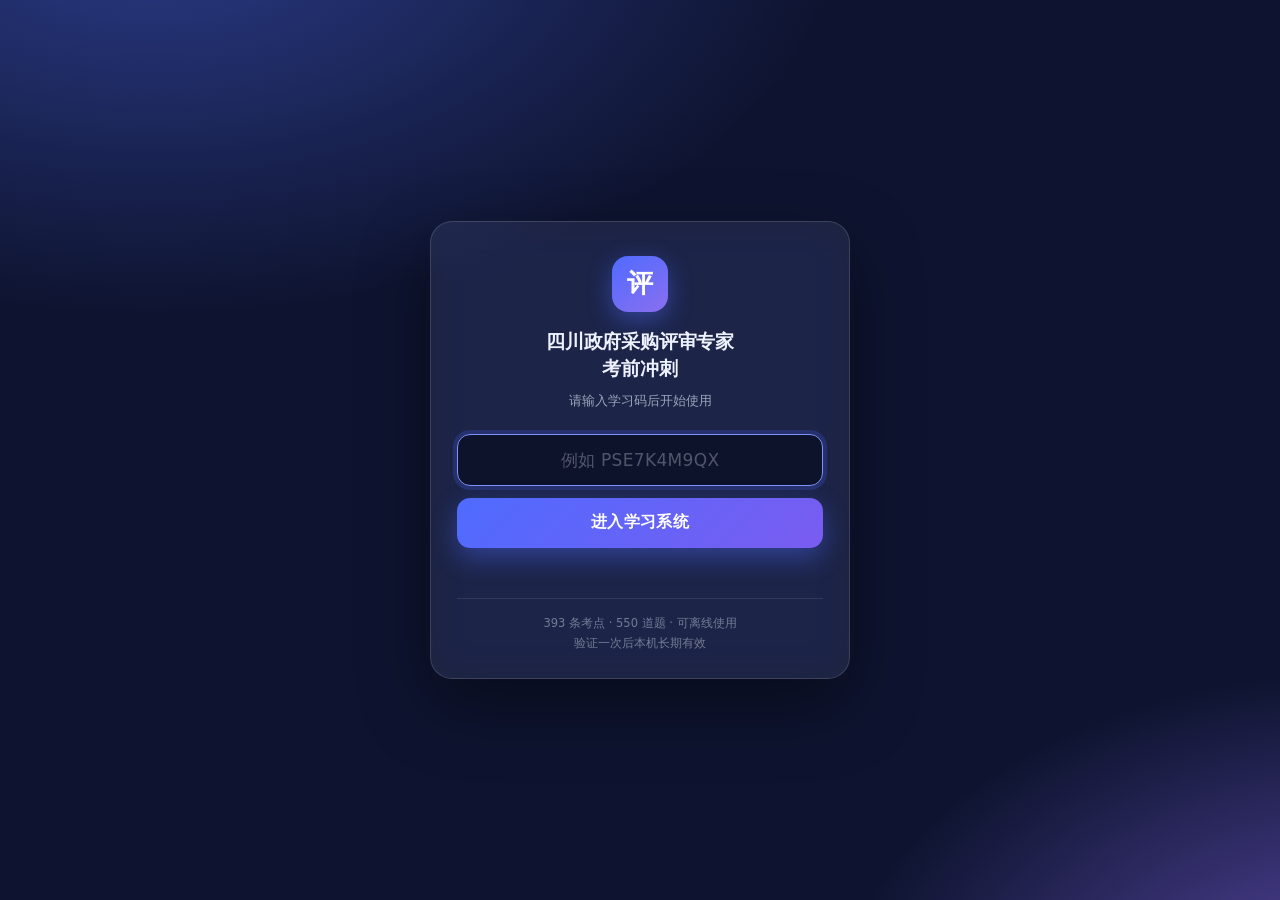
<file: index.html>
<!DOCTYPE html>
<html lang="zh-CN">
<head>
<meta charset="utf-8">
<meta name="viewport" content="width=device-width, initial-scale=1, viewport-fit=cover, user-scalable=no">
<title>四川政府采购评审专家 · 考前一站式冲刺</title>
<meta name="description" content="基于 374 页培训教材重构的考点卡片 / 数字速记 / 易混辨析 / 刷题 / 模拟考一体化备考系统">
<meta name="theme-color" content="#3b5bdb">
<meta name="apple-mobile-web-app-capable" content="yes">
<meta name="apple-mobile-web-app-status-bar-style" content="default">
<meta name="apple-mobile-web-app-title" content="评审冲刺">
<link rel="manifest" href="manifest.webmanifest">
<link rel="apple-touch-icon" href="icon-192.png">
<link rel="icon" href="icon-192.png">
<link rel="stylesheet" href="app.css">
</head>
<body>

<!-- ══════════ 学习码门禁 ══════════ -->
<div id="gate" class="gate" hidden>
  <div class="gate-card">
    <div class="gate-logo">评</div>
    <h1>四川政府采购评审专家<br>考前冲刺</h1>
    <p class="gate-sub">请输入学习码后开始使用</p>
    <form id="gateForm" autocomplete="off">
      <input id="gateInput" type="text" inputmode="text" autocapitalize="characters"
             autocomplete="off" spellcheck="false" maxlength="24"
             placeholder="例如 PSE7K4M9QX">
      <button type="submit" id="gateBtn">进入学习系统</button>
    </form>
    <p class="gate-err" id="gateErr" role="alert"></p>
    <div class="gate-foot">
      393 条考点 · 550 道题 · 可离线使用<br>
      验证一次后本机长期有效
    </div>
  </div>
</div>

<div id="app" hidden>

  <!-- ══════════ 侧栏（桌面） ══════════ -->
  <aside class="rail" id="rail">
    <div class="brand">
      <div class="brand-mark">评</div>
      <div class="brand-text">
        <strong>评审专家冲刺</strong>
        <span>四川政府采购 · 2026</span>
      </div>
    </div>

    <nav class="nav" id="nav">
      <button class="nav-item" data-view="dash"><i>◉</i><span>总览</span></button>
      <button class="nav-item" data-view="learn"><i>▤</i><span>考点卡片</span></button>
      <button class="nav-item" data-view="flash"><i>⧉</i><span>闪卡自测</span></button>
      <button class="nav-item" data-view="numbers"><i>№</i><span>数字速记</span></button>
      <button class="nav-item" data-view="confuse"><i>⇄</i><span>易混辨析</span></button>
      <button class="nav-item" data-view="quiz"><i>✎</i><span>刷题</span></button>
      <button class="nav-item" data-view="exam"><i>⏱</i><span>模拟考</span></button>
      <button class="nav-item" data-view="wrong"><i>✗</i><span>错题本<span class="badge" id="wrongCount"></span></span></button>
      <button class="nav-item" data-view="sources"><i>▦</i><span>原始文件</span></button>
      <button class="nav-item" data-view="laws"><i>§</i><span>法规速查</span></button>
    </nav>

    <div class="rail-foot">
      <div class="mini-progress">
        <div class="mp-head"><span>总掌握度</span><b id="railPct">0%</b></div>
        <div class="mp-bar"><i id="railBar" style="width:0"></i></div>
        <div class="mp-sub" id="railSub">0 / 0 考点</div>
      </div>
      <div class="rail-actions">
        <button class="ghost sm" id="btnTheme" title="切换深浅色 (T)">◐ 主题</button>
        <button class="ghost sm" id="btnReset" title="清除本机学习记录">↺ 重置</button>
      </div>
    </div>
  </aside>

  <!-- ══════════ 主区 ══════════ -->
  <main class="main">
    <header class="topbar">
      <button class="icon-btn only-mobile" id="btnMenu" aria-label="菜单">☰</button>
      <div class="crumbs" id="crumbs"><b>总览</b></div>
      <div class="topbar-right">
        <div class="searchbox">
          <span>⌕</span>
          <input id="globalSearch" type="search" placeholder="搜考点 / 法条 / 题目…  ( / 唤起)" autocomplete="off">
          <kbd>/</kbd>
        </div>
        <button class="icon-btn only-mobile" id="btnMobileSearch" aria-label="搜索">⌕</button>
        <span class="m-ratio only-mobile" id="mRatio">0%</span>
        <button class="icon-btn" id="btnHelp" title="快捷键与说明 (?)">?</button>
      </div>
    </header>

    <div class="viewport" id="view"></div>
  </main>

  <!-- ══════════ 底部标签栏（手机） ══════════ -->
  <nav class="tabbar" id="tabbar">
    <button data-view="dash"><i>◉</i><span>总览</span></button>
    <button data-view="learn"><i>▤</i><span>卡片</span></button>
    <button data-view="quiz"><i>✎</i><span>刷题</span></button>
    <button data-view="numbers"><i>№</i><span>数字</span></button>
    <button data-more="1"><i>⋯</i><span>更多</span></button>
  </nav>

  <!-- ══════════ 手机全屏搜索 ══════════ -->
  <div class="msearch" id="msearch" hidden>
    <div class="msearch-bar">
      <span>⌕</span>
      <input id="msearchInput" type="search" placeholder="搜考点 / 法条 / 题目" autocomplete="off" enterkeyhint="search">
      <button id="msearchClose">取消</button>
    </div>
    <div class="msearch-results" id="msearchResults"></div>
  </div>

</div>

<!-- 启动屏 -->
<div id="boot" class="boot">
  <div class="boot-inner">
    <div class="boot-spinner"></div>
    <p>正在装载考点库…</p>
  </div>
</div>

<!-- 全局弹层 -->
<div id="modal" class="modal" hidden>
  <div class="modal-mask" data-close></div>
  <div class="modal-box" id="modalBox"></div>
</div>

<div id="toast" class="toast"></div>

<script src="codes.js"></script>
<script src="gate.js"></script>
</body>
</html>
</file>
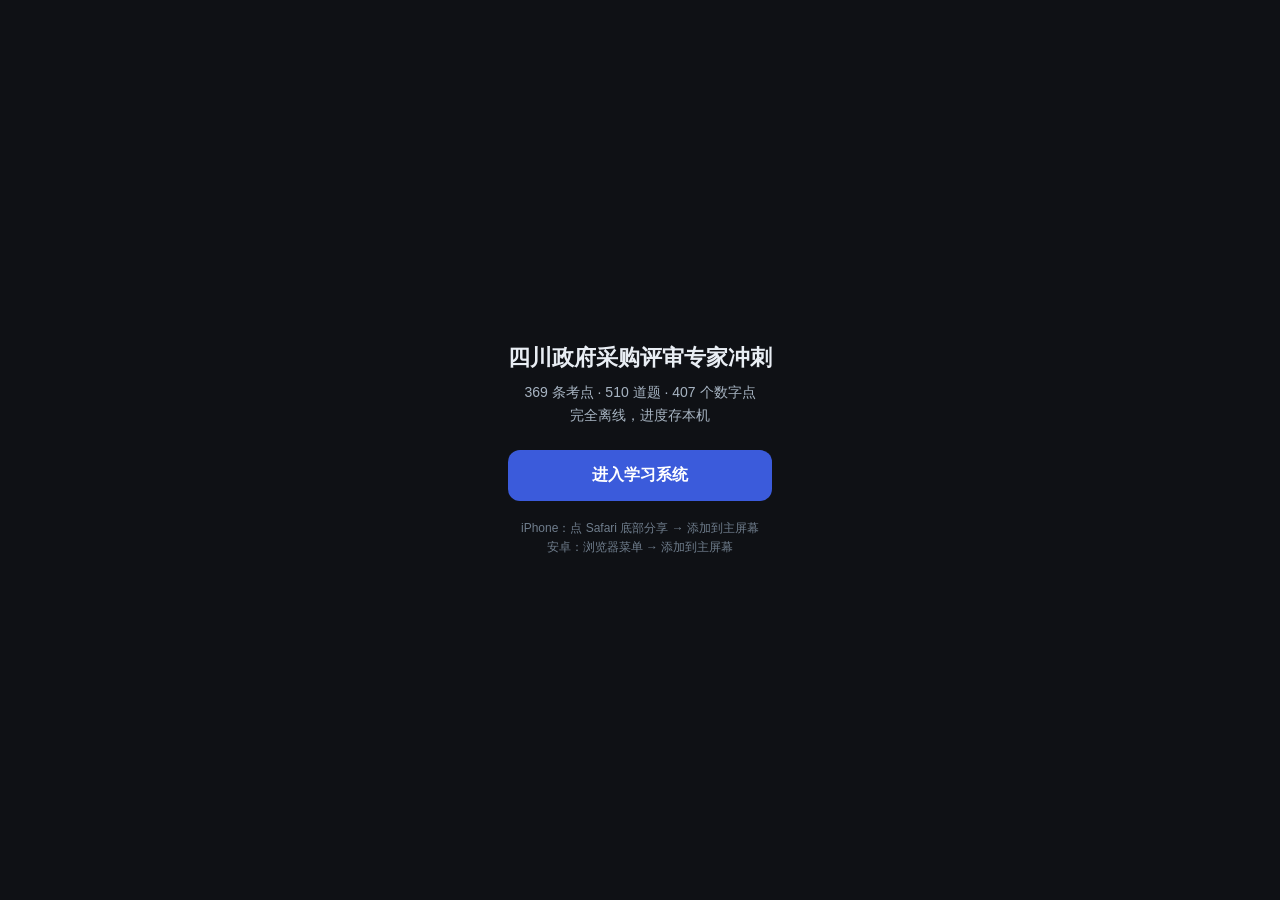
<file: 手机版入口.html>
<!DOCTYPE html>
<html lang="zh-CN"><head><meta charset="utf-8">
<meta name="viewport" content="width=device-width,initial-scale=1">
<title>评审专家冲刺</title>
<style>
  body{margin:0;min-height:100dvh;display:grid;place-items:center;background:#0f1115;color:#e9eef4;
    font-family:-apple-system,"PingFang SC","Microsoft YaHei",sans-serif;padding:24px;box-sizing:border-box}
  .box{text-align:center;max-width:420px}
  h1{font-size:22px;margin:0 0 8px}
  p{color:#a7b4c2;font-size:14px;line-height:1.7;margin:0 0 22px}
  a{display:block;background:#3b5bdb;color:#fff;text-decoration:none;padding:15px;border-radius:12px;font-size:16px;font-weight:600}
  small{display:block;margin-top:18px;color:#6f7d8c;font-size:12px;line-height:1.6}
</style></head>
<body><div class="box">
  <h1>四川政府采购评审专家冲刺</h1>
  <p>369 条考点 · 510 道题 · 407 个数字点<br>完全离线，进度存本机</p>
  <a href="index.html">进入学习系统</a>
  <small>iPhone：点 Safari 底部分享 → 添加到主屏幕<br>安卓：浏览器菜单 → 添加到主屏幕</small>
</div></body></html>
</file>
<file: app.css>
/* ══════════════════════════════════════════════════════════════
   四川政府采购评审专家 · 考前一站式冲刺
   设计：纸感浅色为主 + 深色主题；章节色作为唯一强调来源
   ══════════════════════════════════════════════════════════════ */

:root {
  --bg: #f4f5f7;
  --bg-2: #eceef2;
  --panel: #ffffff;
  --panel-2: #fafbfc;
  --ink: #16202b;
  --ink-2: #4b5c6d;
  --ink-3: #8a97a5;
  --line: #e3e7ec;
  --line-2: #eef1f4;
  --accent: #3b5bdb;
  --accent-soft: #eaeefe;
  --red: #d64545;
  --red-soft: #fdecec;
  --green: #2f9e64;
  --green-soft: #e8f6ee;
  --amber: #c98a1b;
  --amber-soft: #fdf3e0;
  --shadow-sm: 0 1px 2px rgba(16, 26, 40, .06), 0 1px 3px rgba(16, 26, 40, .04);
  --shadow: 0 2px 6px rgba(16, 26, 40, .06), 0 8px 24px rgba(16, 26, 40, .06);
  --shadow-lg: 0 8px 32px rgba(16, 26, 40, .12);
  --r: 14px;
  --r-sm: 9px;
  --rail-w: 232px;
  --font: -apple-system, BlinkMacSystemFont, "PingFang SC", "Hiragino Sans GB",
          "Microsoft YaHei", "Source Han Sans SC", system-ui, sans-serif;
  --mono: ui-monospace, SFMono-Regular, "SF Mono", Menlo, Consolas, monospace;
}

html[data-theme="dark"] {
  --bg: #0e1116;
  --bg-2: #131820;
  --panel: #171d26;
  --panel-2: #1c232e;
  --ink: #e9eef4;
  --ink-2: #a7b4c2;
  --ink-3: #6f7d8c;
  --line: #262e3a;
  --line-2: #1f2731;
  --accent: #7d97ff;
  --accent-soft: #1c2440;
  --red: #f0736f;
  --red-soft: #331d1f;
  --green: #4cc38a;
  --green-soft: #16291f;
  --amber: #e0ac4a;
  --amber-soft: #2c2415;
  --shadow-sm: 0 1px 2px rgba(0,0,0,.4);
  --shadow: 0 2px 8px rgba(0,0,0,.45);
  --shadow-lg: 0 12px 40px rgba(0,0,0,.6);
}

* { box-sizing: border-box; }
html, body { height: 100%; }
body {
  margin: 0; font-family: var(--font); background: var(--bg); color: var(--ink);
  -webkit-font-smoothing: antialiased; font-size: 15px; line-height: 1.6;
  overscroll-behavior: none;
}
button, input, select, textarea { font-family: inherit; font-size: inherit; color: inherit; }
button { cursor: pointer; border: none; background: none; }
h1,h2,h3,h4 { margin: 0; font-weight: 650; letter-spacing: -.01em; }
p { margin: 0; }

/* ───────────── 布局 ───────────── */
#app { display: flex; height: 100vh; height: 100dvh; overflow: hidden; }

.rail {
  width: var(--rail-w); flex: 0 0 var(--rail-w); background: var(--panel);
  border-right: 1px solid var(--line); display: flex; flex-direction: column;
  padding: 16px 12px 12px; gap: 14px; z-index: 20;
}
.brand { display: flex; gap: 10px; align-items: center; padding: 2px 8px 12px; }
.brand-mark {
  width: 34px; height: 34px; border-radius: 10px; flex: 0 0 34px;
  background: linear-gradient(145deg, var(--accent), #6f5bd8);
  color: #fff; display: grid; place-items: center; font-weight: 700; font-size: 17px;
  box-shadow: 0 2px 8px rgba(59, 91, 219, .35);
}
.brand-text { display: flex; flex-direction: column; line-height: 1.25; min-width: 0; }
.brand-text strong { font-size: 14px; }
.brand-text span { font-size: 11px; color: var(--ink-3); white-space: nowrap; }

.nav { display: flex; flex-direction: column; gap: 2px; flex: 1; overflow-y: auto; }
.nav-item {
  display: flex; align-items: center; gap: 10px; padding: 9px 10px; border-radius: var(--r-sm);
  color: var(--ink-2); font-size: 13.5px; text-align: left; width: 100%; transition: .12s;
}
.nav-item i { font-style: normal; width: 18px; text-align: center; opacity: .65; font-size: 13px; }
.nav-item:hover { background: var(--bg-2); color: var(--ink); }
.nav-item.on { background: var(--accent-soft); color: var(--accent); font-weight: 600; }
.nav-item.on i { opacity: 1; }
.badge {
  margin-left: auto; background: var(--red); color: #fff; font-size: 10.5px;
  padding: 0 6px; border-radius: 20px; min-width: 18px; text-align: center;
  display: none; line-height: 17px; font-weight: 600;
}
.badge.show { display: inline-block; }

.rail-foot { border-top: 1px solid var(--line-2); padding-top: 12px; display: flex; flex-direction: column; gap: 10px; }
.mp-head { display: flex; justify-content: space-between; font-size: 11.5px; color: var(--ink-3); margin-bottom: 6px; }
.mp-head b { color: var(--accent); font-size: 13px; }
.mp-bar { height: 6px; background: var(--bg-2); border-radius: 6px; overflow: hidden; }
.mp-bar i { display: block; height: 100%; background: linear-gradient(90deg, var(--accent), #6f5bd8); border-radius: 6px; transition: width .4s cubic-bezier(.4,0,.2,1); }
.mp-sub { font-size: 11px; color: var(--ink-3); margin-top: 5px; }
.rail-actions { display: flex; gap: 6px; }

.main { flex: 1; display: flex; flex-direction: column; min-width: 0; overflow: hidden; }
.topbar {
  height: 58px; flex: 0 0 58px; display: flex; align-items: center; gap: 14px;
  padding: 0 20px; border-bottom: 1px solid var(--line); background: var(--panel);
}
.crumbs { font-size: 13px; color: var(--ink-3); display: flex; gap: 7px; align-items: center; }
.crumbs b { color: var(--ink); font-weight: 600; font-size: 14px; }
.topbar-right { margin-left: auto; display: flex; align-items: center; gap: 8px; }
.searchbox {
  display: flex; align-items: center; gap: 7px; background: var(--bg-2);
  border: 1px solid transparent; border-radius: 10px; padding: 0 9px; height: 34px;
  transition: .15s;
}
.searchbox:focus-within { background: var(--panel); border-color: var(--accent); box-shadow: 0 0 0 3px var(--accent-soft); }
.searchbox span { color: var(--ink-3); font-size: 14px; }
.searchbox input { border: none; background: none; outline: none; width: 230px; font-size: 13px; }
.searchbox kbd {
  font-family: var(--mono); font-size: 10px; color: var(--ink-3); border: 1px solid var(--line);
  border-radius: 4px; padding: 1px 4px; background: var(--panel);
}
.icon-btn {
  width: 34px; height: 34px; border-radius: 9px; display: grid; place-items: center;
  color: var(--ink-2); font-size: 15px; transition: .12s;
}
.icon-btn:hover { background: var(--bg-2); color: var(--ink); }
.only-mobile { display: none; }

.viewport { flex: 1; overflow-y: auto; overflow-x: hidden; scroll-behavior: smooth; }
.wrap { max-width: 1080px; margin: 0 auto; padding: 24px 22px 90px; }
.wrap.wide { max-width: 1240px; }

/* ───────────── 通用组件 ───────────── */
.btn {
  display: inline-flex; align-items: center; justify-content: center; gap: 7px;
  height: 38px; padding: 0 16px; border-radius: 10px; font-size: 13.5px; font-weight: 550;
  background: var(--panel); border: 1px solid var(--line); color: var(--ink);
  transition: .14s; white-space: nowrap;
}
.btn:hover { border-color: var(--ink-3); transform: translateY(-1px); box-shadow: var(--shadow-sm); }
.btn:active { transform: translateY(0); }
.btn.primary { background: var(--accent); border-color: var(--accent); color: #fff; }
.btn.primary:hover { filter: brightness(1.08); box-shadow: 0 4px 14px rgba(59,91,219,.32); }
.btn.ghost { background: transparent; border-color: transparent; color: var(--ink-2); }
.btn.ghost:hover { background: var(--bg-2); color: var(--ink); box-shadow: none; transform: none; }
.btn.sm { height: 30px; padding: 0 11px; font-size: 12.5px; border-radius: 8px; }
.btn.lg { height: 46px; padding: 0 24px; font-size: 15px; border-radius: 12px; }
.btn.danger { color: var(--red); border-color: var(--line); }
.btn.danger:hover { background: var(--red-soft); border-color: var(--red); }
.btn:disabled { opacity: .45; pointer-events: none; }

.card {
  background: var(--panel); border: 1px solid var(--line); border-radius: var(--r);
  box-shadow: var(--shadow-sm);
}
.pad { padding: 18px 20px; }
.muted { color: var(--ink-3); }
.tiny { font-size: 12px; }
.row { display: flex; align-items: center; gap: 10px; }
.row.wrap { flex-wrap: wrap; }
.spacer { flex: 1; }
.hr { height: 1px; background: var(--line-2); margin: 16px 0; border: 0; }

.chip {
  display: inline-flex; align-items: center; gap: 5px; height: 24px; padding: 0 9px;
  border-radius: 7px; font-size: 11.5px; background: var(--bg-2); color: var(--ink-2);
  border: 1px solid transparent; white-space: nowrap;
}
.chip.solid { color: #fff; }
.chip.on { background: var(--accent-soft); color: var(--accent); border-color: var(--accent); font-weight: 600; }
.chip.dot::before { content: ''; width: 6px; height: 6px; border-radius: 50%; background: currentColor; }
.chip-btn { cursor: pointer; transition: .12s; }
.chip-btn:hover { border-color: var(--ink-3); }

/* ───────────── 总览 ───────────── */
.hero {
  background: linear-gradient(135deg, #22306b 0%, #3b5bdb 55%, #6f5bd8 100%);
  border-radius: 18px; padding: 26px 28px; color: #fff; position: relative; overflow: hidden;
  box-shadow: 0 10px 34px rgba(45, 62, 160, .28);
}
html[data-theme="dark"] .hero { background: linear-gradient(135deg, #1a2246 0%, #2a3f9e 55%, #453a8f 100%); }
.hero::after {
  content: ''; position: absolute; right: -80px; top: -80px; width: 300px; height: 300px;
  background: radial-gradient(circle, rgba(255,255,255,.16), transparent 68%); pointer-events: none;
}
.hero h1 { font-size: 25px; margin-bottom: 8px; letter-spacing: -.02em; }
.hero p { font-size: 13.5px; opacity: .82; max-width: 560px; }
.hero-stats { display: flex; gap: 30px; margin-top: 22px; flex-wrap: wrap; position: relative; }
.hero-stat b { display: block; font-size: 25px; font-weight: 700; line-height: 1.1; letter-spacing: -.02em; }
.hero-stat span { font-size: 11.5px; opacity: .72; }
.hero-cta { display: flex; gap: 10px; margin-top: 22px; flex-wrap: wrap; position: relative; }
.hero .btn { background: rgba(255,255,255,.16); border-color: rgba(255,255,255,.24); color: #fff; backdrop-filter: blur(8px); }
.hero .btn:hover { background: rgba(255,255,255,.26); box-shadow: none; }
.hero .btn.solid-white { background: #fff; color: #23306b; border-color: #fff; font-weight: 650; }
.hero .btn.solid-white:hover { background: #eef1ff; }

.grid4 { display: grid; grid-template-columns: repeat(4, 1fr); gap: 12px; margin-top: 16px; }
.stat-card { padding: 15px 16px; }
.stat-card .k { font-size: 11.5px; color: var(--ink-3); margin-bottom: 3px; }
.stat-card .v { font-size: 23px; font-weight: 700; letter-spacing: -.02em; }
.stat-card .s { font-size: 11.5px; color: var(--ink-3); margin-top: 2px; }

.section-head { display: flex; align-items: baseline; gap: 10px; margin: 28px 0 12px; }
.section-head h2 { font-size: 16px; }
.section-head .hint { font-size: 12px; color: var(--ink-3); }

.chapter-matrix { display: grid; grid-template-columns: repeat(auto-fill, minmax(238px, 1fr)); gap: 11px; }
.chap-card {
  padding: 13px 15px; cursor: pointer; transition: .15s; position: relative; overflow: hidden;
  border-left: 3px solid var(--cc, var(--accent));
}
.chap-card:hover { transform: translateY(-2px); box-shadow: var(--shadow); }
.chap-card .cn { font-size: 13.5px; font-weight: 600; display: flex; align-items: center; gap: 7px; }
.chap-card .cid { font-size: 10px; font-family: var(--mono); color: var(--ink-3); background: var(--bg-2); padding: 1px 5px; border-radius: 4px; }
.chap-card .cdesc { font-size: 11.5px; color: var(--ink-3); margin: 5px 0 9px; line-height: 1.5;
  display: -webkit-box; -webkit-line-clamp: 2; -webkit-box-orient: vertical; overflow: hidden; }
.cbar { height: 5px; background: var(--bg-2); border-radius: 5px; overflow: hidden; }
.cbar i { display: block; height: 100%; background: var(--cc); border-radius: 5px; transition: width .5s; }
.cmeta { display: flex; justify-content: space-between; font-size: 11px; color: var(--ink-3); margin-top: 5px; }

.plan-list { display: flex; flex-direction: column; gap: 9px; }
.plan-day { display: flex; gap: 14px; padding: 13px 15px; align-items: flex-start; }
.plan-idx {
  width: 30px; height: 30px; flex: 0 0 30px; border-radius: 9px; display: grid; place-items: center;
  background: var(--accent-soft); color: var(--accent); font-weight: 700; font-size: 13px;
}
.plan-body { flex: 1; min-width: 0; }
.plan-body strong { font-size: 13.5px; display: block; }
.plan-body span { font-size: 12px; color: var(--ink-3); }
.plan-load { font-size: 11.5px; color: var(--ink-3); white-space: nowrap; }

/* ───────────── 考点卡片 ───────────── */
.learn-bar {
  display: flex; align-items: center; gap: 8px; flex-wrap: wrap;
  padding: 12px 0 16px; position: sticky; top: 0; background: var(--bg); z-index: 8;
  border-bottom: 1px solid var(--line-2);
}
.learn-progress { display: flex; align-items: center; gap: 9px; font-size: 12px; color: var(--ink-3); }
.lp-track { width: 120px; height: 5px; background: var(--bg-2); border-radius: 5px; overflow: hidden; }
.lp-track i { display: block; height: 100%; background: var(--accent); }

.kp-card { padding: 26px 30px 24px; position: relative; }
.kp-top { display: flex; align-items: center; gap: 8px; margin-bottom: 14px; flex-wrap: wrap; }
.kp-topic { font-size: 21px; line-height: 1.42; margin-bottom: 16px; letter-spacing: -.015em; }
.kp-core {
  font-size: 17px; line-height: 1.78; padding: 16px 18px; border-radius: 12px;
  background: linear-gradient(to right, var(--accent-soft), transparent 92%);
  border-left: 3px solid var(--accent); margin-bottom: 18px;
}
.kp-core .num { color: var(--red); font-weight: 700; }
.kp-detail { font-size: 14.5px; line-height: 1.85; color: var(--ink-2); }
.kp-sec { margin-top: 18px; }
.kp-sec-t {
  font-size: 11.5px; font-weight: 700; letter-spacing: .06em; color: var(--ink-3);
  text-transform: uppercase; margin-bottom: 8px; display: flex; align-items: center; gap: 6px;
}
.kp-sec-t::after { content: ''; flex: 1; height: 1px; background: var(--line-2); }
ul.dots { margin: 0; padding-left: 0; list-style: none; }
ul.dots li { position: relative; padding-left: 16px; margin-bottom: 6px; font-size: 14px; line-height: 1.7; }
ul.dots li::before {
  content: ''; position: absolute; left: 3px; top: .68em; width: 5px; height: 5px;
  border-radius: 50%; background: var(--cc, var(--accent)); opacity: .7;
}
.num-list { display: flex; flex-wrap: wrap; gap: 8px; }
.num-pill {
  display: flex; align-items: baseline; gap: 7px; padding: 7px 12px; border-radius: 9px;
  background: var(--amber-soft); border: 1px solid rgba(201,138,27,.2); font-size: 12.5px;
}
.num-pill b { font-size: 14px; color: var(--amber); font-family: var(--mono); }
.trap-box {
  margin-top: 18px; padding: 12px 15px; border-radius: 10px; background: var(--red-soft);
  border-left: 3px solid var(--red); font-size: 13.5px; line-height: 1.7; color: var(--ink);
}
.mnemo {
  margin-top: 12px; padding: 11px 15px; border-radius: 10px; background: var(--green-soft);
  border-left: 3px solid var(--green); font-size: 13.5px;
}
.cite { margin-top: 16px; font-size: 12px; color: var(--ink-3); font-family: var(--mono); }
.hl-dot {
  display: inline-flex; align-items: center; gap: 4px; font-size: 11px; font-weight: 600;
  padding: 2px 7px; border-radius: 5px;
}
.hl-dot.R { background: var(--red-soft); color: var(--red); }
.hl-dot.B { background: var(--accent-soft); color: var(--accent); }

.rate-bar {
  display: flex; gap: 9px; margin-top: 24px; padding-top: 18px; border-top: 1px solid var(--line-2);
}
.rate-btn {
  flex: 1; height: 44px; border-radius: 11px; font-size: 14px; font-weight: 600;
  border: 1px solid var(--line); display: flex; align-items: center; justify-content: center; gap: 7px;
  transition: .14s;
}
.rate-btn kbd {
  font-family: var(--mono); font-size: 10px; padding: 1px 4px; border-radius: 3px;
  background: rgba(0,0,0,.06); color: inherit; opacity: .6;
}
.rate-btn:hover { transform: translateY(-1px); }
.rate-btn[data-rate="0"]:hover, .rate-btn[data-rate="0"].on { background: var(--red-soft); border-color: var(--red); color: var(--red); }
.rate-btn[data-rate="1"]:hover, .rate-btn[data-rate="1"].on { background: var(--amber-soft); border-color: var(--amber); color: var(--amber); }
.rate-btn[data-rate="2"]:hover, .rate-btn[data-rate="2"].on { background: var(--green-soft); border-color: var(--green); color: var(--green); }

/* ───────────── 闪卡 ───────────── */
.flash-stage { display: flex; flex-direction: column; align-items: center; padding-top: 8px; }
.flash-card {
  width: 100%; max-width: 640px; min-height: 330px; border-radius: 18px; padding: 30px 32px;
  display: flex; flex-direction: column; justify-content: center; position: relative;
  box-shadow: var(--shadow); transition: .25s; cursor: pointer;
}
.flash-card.flipped { background: var(--panel-2); }
.fc-q { font-size: 24px; line-height: 1.5; text-align: center; font-weight: 620; letter-spacing: -.015em; }
.fc-hint { text-align: center; font-size: 12px; color: var(--ink-3); margin-top: 20px; }
.fc-a { font-size: 16.5px; line-height: 1.85; }
.fc-a .badge-ch { display: inline-block; margin-bottom: 12px; }
.flash-nav { display: flex; gap: 10px; margin-top: 20px; align-items: center; }
.flash-rate { display: flex; gap: 8px; width: 100%; max-width: 640px; margin-top: 18px; }

/* ───────────── 数字表 ───────────── */
.numtool { display: flex; gap: 8px; flex-wrap: wrap; align-items: center; margin-bottom: 14px; }
.numtable { width: 100%; border-collapse: separate; border-spacing: 0; font-size: 13.5px; }
.numtable th {
  text-align: left; font-size: 11px; font-weight: 700; color: var(--ink-3);
  letter-spacing: .05em; text-transform: uppercase; padding: 9px 12px;
  border-bottom: 1px solid var(--line); position: sticky; top: 0; background: var(--panel); z-index: 2;
}
.numtable td { padding: 10px 12px; border-bottom: 1px solid var(--line-2); vertical-align: top; }
.numtable tr:hover td { background: var(--panel-2); }
.numtable .nk { color: var(--ink-2); width: 34%; }
.numtable .nv { font-family: var(--mono); font-weight: 650; font-size: 13.5px; color: var(--amber); width: 26%; }
.numtable .nc { color: var(--ink-3); font-size: 11.5px; }
.masked .nv { color: transparent; background: var(--bg-2); border-radius: 5px; cursor: pointer; user-select: none; }
.masked .nv::after { content: '点我'; color: var(--ink-3); font-size: 11px; font-family: var(--font); font-weight: 400; }
.masked tr.reveal .nv { color: var(--amber); background: none; }
.masked tr.reveal .nv::after { content: ''; }

/* ───────────── 易混辨析 ───────────── */
.confuse-grid { display: grid; grid-template-columns: repeat(auto-fill, minmax(300px,1fr)); gap: 12px; }
.vs-card { padding: 0; overflow: hidden; }
.vs-head { display: flex; align-items: center; gap: 10px; padding: 14px 16px; border-bottom: 1px solid var(--line-2); }
.vs-head h3 { font-size: 14px; }
.vs-body { display: grid; grid-template-columns: 1fr 1fr; }
.vs-side { padding: 13px 15px; font-size: 13px; line-height: 1.7; }
.vs-side:first-child { border-right: 1px solid var(--line-2); }
.vs-side > b:first-child { display: block; margin-bottom: 5px; font-size: 12.5px; color: var(--accent); }
.vs-side:last-child > b:first-child { color: var(--amber); }
.vs-side b { font-weight: 650; color: inherit; }
.vs-foot { padding: 11px 15px; background: var(--panel-2); border-top: 1px solid var(--line-2); font-size: 12.5px; color: var(--ink-2); }

/* ───────────── 做题 ───────────── */
.quiz-head { display: flex; align-items: center; gap: 12px; margin-bottom: 16px; flex-wrap: wrap; }
.q-progress-track { flex: 1; height: 6px; background: var(--bg-2); border-radius: 6px; overflow: hidden; min-width: 100px; }
.q-progress-track i { display: block; height: 100%; background: var(--accent); transition: width .3s; }
.q-counter { font-family: var(--mono); font-size: 12.5px; color: var(--ink-3); white-space: nowrap; }

.q-card { padding: 24px 28px; }
.q-type { font-size: 11px; font-weight: 700; letter-spacing: .04em; padding: 3px 8px; border-radius: 5px; }
.q-type.single { background: var(--accent-soft); color: var(--accent); }
.q-type.multi { background: var(--amber-soft); color: var(--amber); }
.q-type.judge { background: var(--green-soft); color: var(--green); }
.q-type.case { background: #f0ebfd; color: #7a5bd0; }
html[data-theme="dark"] .q-type.case { background: #241f3a; color: #a58cf0; }
.q-stem { font-size: 16.5px; line-height: 1.75; margin: 14px 0 18px; letter-spacing: -.005em; }
.q-opts { display: flex; flex-direction: column; gap: 9px; }
.opt {
  display: flex; gap: 12px; padding: 12px 15px; border-radius: 11px; border: 1.5px solid var(--line);
  cursor: pointer; transition: .13s; font-size: 14.5px; line-height: 1.65; align-items: flex-start;
  background: var(--panel);
}
.opt:hover { border-color: var(--ink-3); background: var(--panel-2); }
.opt .ok {
  width: 22px; height: 22px; flex: 0 0 22px; border-radius: 6px; border: 1.5px solid var(--line);
  display: grid; place-items: center; font-size: 11px; font-weight: 700; color: var(--ink-3);
  margin-top: 1px; transition: .13s;
}
.opt.sel { border-color: var(--accent); background: var(--accent-soft); }
.opt.sel .ok { background: var(--accent); border-color: var(--accent); color: #fff; }
.opt.right { border-color: var(--green); background: var(--green-soft); }
.opt.right .ok { background: var(--green); border-color: var(--green); color: #fff; }
.opt.wrong { border-color: var(--red); background: var(--red-soft); }
.opt.wrong .ok { background: var(--red); border-color: var(--red); color: #fff; }
.opt.locked { pointer-events: none; }

.explain {
  margin-top: 18px; padding: 15px 17px; border-radius: 11px; background: var(--panel-2);
  border-left: 3px solid var(--accent); font-size: 13.8px; line-height: 1.8;
  animation: fadeUp .22s ease;
}
.explain .verdict { font-weight: 700; margin-bottom: 6px; display: flex; align-items: center; gap: 7px; }
.explain .verdict.ok { color: var(--green); }
.explain .verdict.no { color: var(--red); }
.explain .src { margin-top: 8px; font-size: 11.5px; color: var(--ink-3); font-family: var(--mono); }
.q-actions { display: flex; gap: 10px; margin-top: 20px; align-items: center; }

@keyframes fadeUp { from { opacity: 0; transform: translateY(6px); } to { opacity: 1; transform: none; } }

/* ───────────── 模考 ───────────── */
.exam-setup { padding: 26px 28px; }
.exam-timer {
  font-family: var(--mono); font-size: 17px; font-weight: 700; color: var(--accent);
  background: var(--accent-soft); padding: 5px 13px; border-radius: 9px; letter-spacing: .02em;
}
.exam-timer.warn { color: var(--red); background: var(--red-soft); animation: pulse 1.4s infinite; }
@keyframes pulse { 50% { opacity: .62; } }
.sheet { display: grid; grid-template-columns: repeat(auto-fill, minmax(38px,1fr)); gap: 6px; }
.sheet-i {
  aspect-ratio: 1; border-radius: 7px; display: grid; place-items: center; font-size: 11.5px;
  border: 1px solid var(--line); cursor: pointer; font-family: var(--mono); transition: .1s;
}
.sheet-i.ans { background: var(--accent); border-color: var(--accent); color: #fff; }
.sheet-i.flag { box-shadow: inset 0 0 0 2px var(--amber); }
.sheet-i.cur { outline: 2px solid var(--ink); outline-offset: 1px; }

.result-score { text-align: center; padding: 26px 0 8px; }
.result-score .big { font-size: 62px; font-weight: 800; letter-spacing: -.04em; line-height: 1; }
.result-score .lbl { font-size: 13px; color: var(--ink-3); margin-top: 8px; }
.pass { color: var(--green); } .fail { color: var(--red); }
.res-grid { display: grid; grid-template-columns: repeat(auto-fit, minmax(120px,1fr)); gap: 10px; margin-top: 20px; }
.res-item { padding: 13px; text-align: center; }
.res-item b { display: block; font-size: 21px; font-weight: 700; }
.res-item span { font-size: 11.5px; color: var(--ink-3); }

/* ───────────── 其他 ───────────── */
.empty { text-align: center; padding: 60px 20px; color: var(--ink-3); }
.empty .ico { font-size: 42px; opacity: .3; margin-bottom: 12px; }
.empty h3 { font-size: 15px; color: var(--ink-2); margin-bottom: 6px; }

.list-item {
  display: flex; align-items: center; gap: 13px; padding: 13px 16px;
  border-bottom: 1px solid var(--line-2); cursor: pointer; transition: .1s;
}
.list-item:last-child { border-bottom: none; }
.list-item:hover { background: var(--panel-2); }
.li-main { flex: 1; min-width: 0; }
.li-main .t { font-size: 13.5px; font-weight: 550; margin-bottom: 2px;
  overflow: hidden; text-overflow: ellipsis; white-space: nowrap; }
.li-main .s { font-size: 11.5px; color: var(--ink-3);
  overflow: hidden; text-overflow: ellipsis; white-space: nowrap; }

.modal { position: fixed; inset: 0; z-index: 100; display: grid; place-items: center; }
.modal-mask { position: absolute; inset: 0; background: rgba(10,16,26,.5); backdrop-filter: blur(3px); }
.modal-box {
  position: relative; background: var(--panel); border-radius: 16px; box-shadow: var(--shadow-lg);
  width: min(620px, calc(100vw - 36px)); max-height: 84vh; overflow-y: auto; padding: 24px 26px;
  animation: fadeUp .18s ease;
}
.modal-box h2 { font-size: 17px; margin-bottom: 14px; }
.kbd-table { width: 100%; font-size: 13px; }
.kbd-table td { padding: 6px 0; border-bottom: 1px solid var(--line-2); }
.kbd-table td:first-child { width: 130px; }

.toast {
  position: fixed; bottom: 26px; left: 50%; transform: translate(-50%, 20px);
  background: #1c2430; color: #fff; padding: 11px 20px; border-radius: 11px; font-size: 13.5px;
  box-shadow: var(--shadow-lg); opacity: 0; pointer-events: none; transition: .22s; z-index: 200;
  max-width: 82vw; text-align: center;
}
.toast.show { opacity: 1; transform: translate(-50%, 0); }
html[data-theme="dark"] .toast { background: #e9eef4; color: #0e1116; }

.boot { position: fixed; inset: 0; display: grid; place-items: center; background: var(--bg); z-index: 300; }
.boot-inner { text-align: center; color: var(--ink-3); font-size: 13px; }
.boot-spinner {
  width: 26px; height: 26px; border: 2.5px solid var(--line); border-top-color: var(--accent);
  border-radius: 50%; margin: 0 auto 14px; animation: spin .8s linear infinite;
}
@keyframes spin { to { transform: rotate(360deg); } }

/* 搜索下拉 */
.searchdrop {
  position: absolute; top: 50px; right: 20px; width: 460px; max-height: 60vh; overflow-y: auto;
  background: var(--panel); border-radius: 13px; box-shadow: var(--shadow-lg); border: 1px solid var(--line);
  z-index: 60; padding: 6px;
}
.sd-item { padding: 9px 11px; border-radius: 8px; cursor: pointer; display: flex; gap: 10px; align-items: flex-start; }
.sd-item:hover, .sd-item.sel { background: var(--accent-soft); }
.sd-item .k { font-size: 13px; font-weight: 550; }
.sd-item .d { font-size: 11.5px; color: var(--ink-3); overflow: hidden; text-overflow: ellipsis; white-space: nowrap; }
.sd-tag { font-size: 10px; padding: 1px 6px; border-radius: 4px; background: var(--bg-2); color: var(--ink-3); flex: 0 0 auto; }


/* ══════════════════════════════════════════════════════════════
   移动端（手机 = 主场景）
   ══════════════════════════════════════════════════════════════ */

/* —— 手机专属部件，桌面默认隐藏 —— */
.tabbar { display: none; }
.msearch { display: none; }
.m-ratio { display: none; }

/* 触屏优化 */
@media (hover: none) {
  .btn:hover, .chip-btn:hover, .opt:hover, .list-item:hover { transform: none !important; box-shadow: inherit; }
  .chap-card:hover { transform: none; }
}

/* ── 平板 / 窄桌面：侧栏改抽屉 ── */
@media (max-width: 900px) {
  .rail {
    position: fixed; inset: 0 auto 0 0; transform: translateX(-100%);
    transition: transform .26s cubic-bezier(.4,0,.2,1); box-shadow: var(--shadow-lg);
    padding-top: calc(16px + env(safe-area-inset-top));
  }
  .rail.open { transform: none; }
  .rail.open::after {
    content: ''; position: fixed; inset: 0; left: var(--rail-w); background: rgba(10,16,26,.42);
    z-index: -1;
  }
  .only-mobile { display: grid; }
  .grid4 { grid-template-columns: repeat(2, 1fr); }
  .vs-body { grid-template-columns: 1fr; }
  .vs-side:first-child { border-right: none; border-bottom: 1px solid var(--line-2); }
  .searchdrop { width: calc(100vw - 24px); right: 12px; }
}

/* ── 手机：底部标签栏 + 全屏化 ── */
@media (max-width: 680px) {
  :root { --tabbar-h: 56px; --page-x: 14px; }

  html, body { touch-action: manipulation; -webkit-tap-highlight-color: transparent; }
  body { font-size: 15px; }

  #app { height: 100vh; height: 100dvh; }
  .main {
    height: calc(100vh - var(--tabbar-h) - env(safe-area-inset-bottom));
    height: calc(100dvh - var(--tabbar-h) - env(safe-area-inset-bottom));
  }

  /* 顶栏：只留标题 + 搜索 + 进度 */
  .topbar {
    height: 50px; flex: 0 0 50px; padding: 0 var(--page-x);
    padding-top: env(safe-area-inset-top);
    height: calc(50px + env(safe-area-inset-top));
    flex-basis: calc(50px + env(safe-area-inset-top));
    gap: 8px;
  }
  .main { flex: 1; }
  .crumbs { font-size: 12px; }
  .crumbs b { font-size: 15.5px; font-weight: 650; }
  .searchbox { display: none; }
  .icon-btn { width: 38px; height: 38px; font-size: 17px; }
  .m-ratio {
    display: inline-flex; align-items: center; height: 24px; padding: 0 8px;
    border-radius: 20px; background: var(--accent-soft); color: var(--accent);
    font-size: 11.5px; font-weight: 700; font-family: var(--mono);
  }

  /* 底部标签栏 */
  .tabbar {
    display: grid; grid-template-columns: repeat(5, 1fr);
    position: fixed; left: 0; right: 0; bottom: 0; z-index: 30;
    height: calc(var(--tabbar-h) + env(safe-area-inset-bottom));
    padding-bottom: env(safe-area-inset-bottom);
    background: color-mix(in srgb, var(--panel) 92%, transparent);
    backdrop-filter: saturate(180%) blur(14px);
    -webkit-backdrop-filter: saturate(180%) blur(14px);
    border-top: 1px solid var(--line);
  }
  .tabbar button {
    display: flex; flex-direction: column; align-items: center; justify-content: center;
    gap: 2px; color: var(--ink-3); font-size: 10.5px; position: relative;
    -webkit-tap-highlight-color: transparent;
  }
  .tabbar button i { font-style: normal; font-size: 17px; line-height: 1; }
  .tabbar button.on { color: var(--accent); }
  .tabbar button.on::before {
    content: ''; position: absolute; top: 0; left: 50%; transform: translateX(-50%);
    width: 22px; height: 2.5px; border-radius: 0 0 3px 3px; background: var(--accent);
  }
  .tabbar .badge { position: absolute; top: 6px; right: 50%; margin-right: -20px; }

  /* 内容区 */
  .wrap { padding: 14px var(--page-x) 28px; max-width: 100%; }
  .viewport { -webkit-overflow-scrolling: touch; overscroll-behavior-y: contain; }
  .section-head { margin: 20px 0 10px; }
  .section-head h2 { font-size: 15px; }

  /* 总览 */
  .hero {
    padding: 18px 16px; border-radius: 15px;
    box-shadow: 0 6px 20px rgba(45, 62, 160, .22);
  }
  .hero h1 { font-size: 19px; line-height: 1.45; margin-bottom: 6px; }
  .hero p { font-size: 12.5px; line-height: 1.65; }
  .hero-stats { gap: 14px 20px; margin-top: 16px; }
  .hero-stat b { font-size: 19px; }
  .hero-stat span { font-size: 10.5px; }
  .hero-cta { margin-top: 16px; gap: 8px; }
  .hero .btn.lg { height: 42px; padding: 0 14px; font-size: 13.5px; flex: 1 1 46%; }
  .grid4 { grid-template-columns: 1fr 1fr; gap: 9px; margin-top: 12px; }
  .stat-card { padding: 12px 13px; }
  .stat-card .v { font-size: 20px; }
  .stat-card .k, .stat-card .s { font-size: 11px; }
  .chapter-matrix { grid-template-columns: 1fr; gap: 9px; }
  .chap-card { padding: 12px 14px; }
  .plan-day { padding: 12px 13px; gap: 10px; }
  .plan-idx { width: 26px; height: 26px; flex-basis: 26px; font-size: 12px; }
  .plan-body strong { font-size: 13px; }
  .plan-body span { font-size: 11.5px; line-height: 1.55; }
  .plan-load { display: none; }

  /* 卡片：横向滚动的章节筛选 + 底部固定评分条 */
  .learn-bar {
    margin: 0 calc(var(--page-x) * -1); padding: 10px var(--page-x) 10px;
    overflow-x: auto; flex-wrap: nowrap; background: var(--bg);
  }
  .learn-bar .row.wrap { flex-wrap: nowrap; }
  .learn-bar .chip { flex: 0 0 auto; height: 30px; font-size: 12px; }
  .learn-bar .learn-progress { display: none; }
  .kp-card { padding: 18px 16px 0; border-radius: 14px; }
  .kp-topic { font-size: 18px; line-height: 1.45; margin-bottom: 12px; }
  .kp-core { font-size: 15.5px; line-height: 1.8; padding: 13px 14px; border-radius: 10px; }
  .kp-detail { font-size: 14px; line-height: 1.82; }
  ul.dots li { font-size: 13.5px; line-height: 1.72; }
  .num-pill { font-size: 12px; padding: 6px 10px; }
  .num-pill b { font-size: 13px; }
  .trap-box, .mnemo { font-size: 12.8px; line-height: 1.72; padding: 10px 12px; }
  .cite { font-size: 11px; }

  .rate-bar {
    position: sticky; bottom: 0; z-index: 6;
    margin: 16px -16px 0; padding: 10px 12px calc(10px + env(safe-area-inset-bottom) * 0);
    background: var(--panel); border-top: 1px solid var(--line-2);
    border-radius: 0 0 14px 14px; gap: 8px;
  }
  .rate-btn { height: 46px; font-size: 14.5px; border-radius: 12px; }
  .rate-btn kbd { display: none; }
  .learn-nav { display: flex; gap: 8px; margin-top: 12px; padding-bottom: 6px; }
  .learn-nav .btn { flex: 1; }

  /* 闪卡 */
  .flash-stage { padding-top: 4px; }
  .flash-card { min-height: 300px; padding: 24px 20px; border-radius: 16px; }
  .fc-q { font-size: 21px; line-height: 1.5; }
  .fc-a { font-size: 15.5px; line-height: 1.8; }
  .fc-hint { font-size: 11.5px; margin-top: 16px; }
  .flash-nav { width: 100%; gap: 8px; margin-top: 14px; }
  .flash-nav .btn { flex: 1; height: 46px; }
  .flash-rate { position: sticky; bottom: 0; }
  .flash-rate .btn { height: 48px; font-size: 14.5px; }

  /* 数字速记：表格 → 卡片列表 */
  .card.pad > .row { row-gap: 10px; }
  .numtool { gap: 6px; margin-bottom: 10px; }
  .numtool .chip { height: 30px; font-size: 12px; }
  .numtool input, .numtool select { flex: 1 1 46%; min-width: 0; }
  .numtable { display: block; }
  .numtable thead { display: none; }
  .numtable tbody { display: block; }
  .numtable tr {
    display: block; padding: 11px 14px; border-bottom: 1px solid var(--line-2);
    position: relative;
  }
  .numtable tr:last-child { border-bottom: none; }
  .numtable td { display: block; border: none; padding: 0; width: auto !important; }
  .numtable .nk { font-size: 13px; color: var(--ink-2); line-height: 1.5; }
  .numtable .nv {
    font-size: 17px; font-weight: 700; margin-top: 3px; letter-spacing: -.01em;
  }
  .numtable .nc { font-size: 11px; margin-top: 3px; line-height: 1.45; }
  .masked tr .nv { display: inline-block; min-width: 84px; text-align: center; padding: 2px 8px; margin-top: 5px; }

  /* 易混 */
  .confuse-grid { grid-template-columns: 1fr; gap: 10px; }
  .vs-head { padding: 12px 14px; }
  .vs-side { padding: 11px 14px; font-size: 13px; }
  .vs-foot { padding: 10px 14px; font-size: 12.5px; }

  /* 手机上不要再显示侧栏抽屉按钮（底部标签栏已覆盖全部入口） */
  #btnMenu { display: none; }

  /* 做题：选项全宽 + 底部固定动作条 */
  .quiz-head {
    gap: 6px 8px; margin-bottom: 10px; position: sticky; top: 0; background: var(--bg);
    z-index: 7; padding: 8px 0; flex-wrap: wrap;
  }
  .quiz-head .q-progress-track { flex: 0 0 100%; order: 20; height: 3px; }
  .quiz-head .chip { height: 22px; font-size: 11px; }
  .q-progress-track { height: 4px; }
  .q-counter { font-size: 11.5px; }
  /* 卡片撑满可视高度，动作条自然落到屏幕底部（拇指区） */
  .q-card {
    padding: 16px 15px 0; border-radius: 14px;
    min-height: calc(100vh - var(--tabbar-h) - 50px - env(safe-area-inset-bottom) - 28px);
    min-height: calc(100dvh - var(--tabbar-h) - 50px - env(safe-area-inset-bottom) - 28px);
    display: flex; flex-direction: column;
  }
  .q-type { font-size: 10.5px; }
  .q-stem { font-size: 16px; line-height: 1.72; margin: 10px 0 14px; }
  .q-opts { gap: 8px; }
  .opt { padding: 13px 13px; font-size: 15px; border-radius: 11px; line-height: 1.6; }
  .opt .ok { width: 24px; height: 24px; flex-basis: 24px; font-size: 12px; }
  .explain { margin-top: 14px; font-size: 13.2px; line-height: 1.78; padding: 13px 14px; }
  .q-actions {
    position: sticky; bottom: 0; z-index: 6; margin: auto -15px 0;
    padding: 10px 14px; background: var(--panel); border-top: 1px solid var(--line-2);
    border-radius: 0 0 14px 14px; flex-wrap: nowrap; gap: 8px;
    box-shadow: 0 -6px 18px rgba(16, 26, 40, .07);
  }
  .q-actions .btn { height: 44px; flex: 1; }
  .q-actions .spacer { display: none; }
  .q-actions .btn.ghost { flex: 0 0 auto; }
  .q-actions .tiny { display: none; }

  /* 模考 */
  .exam-setup { padding: 18px 16px; }
  .exam-timer { font-size: 15px; padding: 4px 10px; }
  .sheet { grid-template-columns: repeat(auto-fill, minmax(34px, 1fr)); gap: 5px; }
  .sheet-i { font-size: 11px; border-radius: 6px; }
  .result-score .big { font-size: 52px; }
  .res-grid { grid-template-columns: repeat(2, 1fr); gap: 8px; }

  /* 列表 / 弹层 */
  .list-item { padding: 12px 14px; gap: 10px; }
  .li-main .t { font-size: 13px; }
  .li-main .s { font-size: 11px; }
  .modal-box {
    width: 100%; max-width: 100%; border-radius: 18px 18px 0 0;
    position: fixed; bottom: 0; left: 0; right: 0; max-height: 88vh;
    padding: 20px 18px calc(20px + env(safe-area-inset-bottom));
    animation: sheetUp .24s cubic-bezier(.32,.72,0,1);
  }
  .modal { align-items: flex-end; }
  .toast { bottom: calc(var(--tabbar-h) + env(safe-area-inset-bottom) + 14px); font-size: 13px; }
  .kbd-table td:first-child { width: 108px; font-size: 12px; }
  .kbd-table td { font-size: 12.5px; }

  /* 手机全屏搜索 */
  .msearch {
    display: flex; flex-direction: column; position: fixed; inset: 0; z-index: 90;
    background: var(--panel); padding-top: env(safe-area-inset-top);
    animation: fadeUp .16s ease;
  }
  .msearch[hidden] { display: none; }
  .msearch-bar {
    display: flex; align-items: center; gap: 9px; padding: 10px 14px;
    border-bottom: 1px solid var(--line); flex: 0 0 auto;
  }
  .msearch-bar span { color: var(--ink-3); }
  .msearch-bar input {
    flex: 1; height: 38px; border: none; outline: none; background: var(--bg-2);
    border-radius: 10px; padding: 0 12px; font-size: 15px;
  }
  .msearch-bar button { color: var(--accent); font-size: 14.5px; padding: 6px 4px; }
  .msearch-results { flex: 1; overflow-y: auto; padding: 6px 8px 40px; }
  .msearch-results .empty { padding: 50px 20px; }
}

@keyframes sheetUp { from { transform: translateY(24px); opacity: .6; } to { transform: none; opacity: 1; } }

/* 极窄屏（iPhone SE 等） */
@media (max-width: 380px) {
  .hero h1 { font-size: 17.5px; }
  .hero .btn.lg { font-size: 12.5px; padding: 0 10px; }
  .grid4 { gap: 7px; }
  .flash-card { min-height: 260px; padding: 20px 16px; }
  .fc-q { font-size: 19px; }
  .tabbar button span { font-size: 9.5px; }
}

/* 横屏手机：收紧纵向空间 */
@media (max-height: 460px) and (max-width: 900px) {
  .topbar { display: none; }
  .flash-card { min-height: 180px; }
  .hero { padding: 14px; }
  .hero-stats, .hero-cta { display: none; }
}

/* 横屏 / 大屏手机：数字表恢复两列 */
@media (min-width: 560px) and (max-width: 680px) {
  .hero .btn.lg { flex: 1 1 30%; }
}

@media print {
  .rail, .topbar, .learn-bar, .rate-bar, .flash-nav, .flash-rate, .q-actions { display: none !important; }
  #app { display: block; height: auto; }
  .viewport { overflow: visible; }
  .card, .kp-card { box-shadow: none; border: 1px solid #ccc; break-inside: avoid; page-break-inside: avoid; }
  body { background: #fff; font-size: 11pt; }
}

/* [hidden] 兜底：作者样式里的 display 会覆盖 UA 的 [hidden]{display:none} */
#app[hidden], .modal[hidden] { display: none !important; }

/* ══════════════════════════════════════════════════════════════
   学习码门禁
   ══════════════════════════════════════════════════════════════ */
.gate {
  position: fixed; inset: 0; z-index: 400;
  display: grid; place-items: center; padding: 22px;
  background:
    radial-gradient(1100px 620px at 12% -8%, #2a3a86 0%, transparent 62%),
    radial-gradient(900px 560px at 108% 112%, #5a49a8 0%, transparent 60%),
    #0e1430;
  padding-top: calc(22px + env(safe-area-inset-top));
  padding-bottom: calc(22px + env(safe-area-inset-bottom));
  transition: opacity .3s ease, transform .3s ease;
}
.gate[hidden] { display: none; }
.gate.done { opacity: 0; transform: scale(1.02); pointer-events: none; }

.gate-card {
  width: min(420px, 100%);
  background: rgba(255, 255, 255, .07);
  border: 1px solid rgba(255, 255, 255, .14);
  backdrop-filter: blur(18px) saturate(140%);
  -webkit-backdrop-filter: blur(18px) saturate(140%);
  border-radius: 22px;
  padding: 34px 26px 24px;
  text-align: center;
  color: #eef2ff;
  box-shadow: 0 26px 70px rgba(0, 0, 0, .42);
}
.gate-logo {
  width: 56px; height: 56px; margin: 0 auto 16px; border-radius: 16px;
  background: linear-gradient(145deg, #4f6bff, #8a6ff0);
  display: grid; place-items: center; font-size: 26px; font-weight: 700; color: #fff;
  box-shadow: 0 8px 24px rgba(79, 107, 255, .45);
}
.gate-card h1 {
  font-size: 19px; line-height: 1.45; margin: 0 0 8px; letter-spacing: -.01em;
  font-weight: 650;
}
.gate-sub { font-size: 13px; color: rgba(238, 242, 255, .62); margin: 0 0 22px; }

.gate-card form { display: flex; flex-direction: column; gap: 12px; }
.gate-card input {
  width: 100%; height: 52px; border-radius: 13px; padding: 0 16px;
  background: rgba(9, 14, 34, .55); border: 1.5px solid rgba(255, 255, 255, .16);
  color: #fff; font-size: 17px; letter-spacing: .14em; text-align: center;
  font-family: ui-monospace, SFMono-Regular, Menlo, monospace; text-transform: uppercase;
  outline: none; transition: .15s;
}
.gate-card input::placeholder { letter-spacing: .02em; color: rgba(238, 242, 255, .3); font-family: var(--font); }
.gate-card input:focus { border-color: #7f92ff; background: rgba(9, 14, 34, .75); box-shadow: 0 0 0 4px rgba(79, 107, 255, .2); }

.gate-card button {
  height: 50px; border-radius: 13px; border: none; cursor: pointer;
  background: linear-gradient(135deg, #4f6bff, #7a5cf0); color: #fff;
  font-size: 15.5px; font-weight: 650; letter-spacing: .02em;
  box-shadow: 0 10px 26px rgba(79, 107, 255, .4); transition: .15s;
}
.gate-card button:hover { filter: brightness(1.08); transform: translateY(-1px); }
.gate-card button:active { transform: none; }

.gate-err {
  min-height: 20px; margin: 12px 0 0; font-size: 12.5px; color: #ff9b9b;
  line-height: 1.5;
}
.gate-foot {
  margin-top: 18px; padding-top: 14px; border-top: 1px solid rgba(255, 255, 255, .1);
  font-size: 11.5px; line-height: 1.8; color: rgba(238, 242, 255, .42);
}

@keyframes gateShake {
  0%, 100% { transform: translateX(0); }
  20% { transform: translateX(-7px); }
  40% { transform: translateX(7px); }
  60% { transform: translateX(-4px); }
  80% { transform: translateX(4px); }
}
.gate-card.shake { animation: gateShake .38s cubic-bezier(.36, .07, .19, .97); }

@media (max-width: 420px) {
  .gate-card { padding: 28px 20px 20px; border-radius: 18px; }
  .gate-card h1 { font-size: 17.5px; }
  .gate-card input { height: 48px; font-size: 16px; }
}

/* ═══════════ 原始文件浏览 ═══════════ */
.src-body{
  margin-top:12px; padding:16px 18px; border-radius:12px;
  background:var(--panel-2); border:1px solid var(--line-2);
  white-space:pre-wrap; word-break:break-word; line-height:1.95;
  font-size:14px; color:var(--ink);
}
.src-body mark{ background:var(--amber-soft); color:inherit; padding:1px 2px; border-radius:3px; box-shadow:0 0 0 1px var(--amber) inset; }
html[data-theme="dark"] .src-body mark{ background:rgba(250,176,5,.28); }
.src-body:empty::after{ content:"（本页无文字）"; color:var(--ink-3); }
</file>
